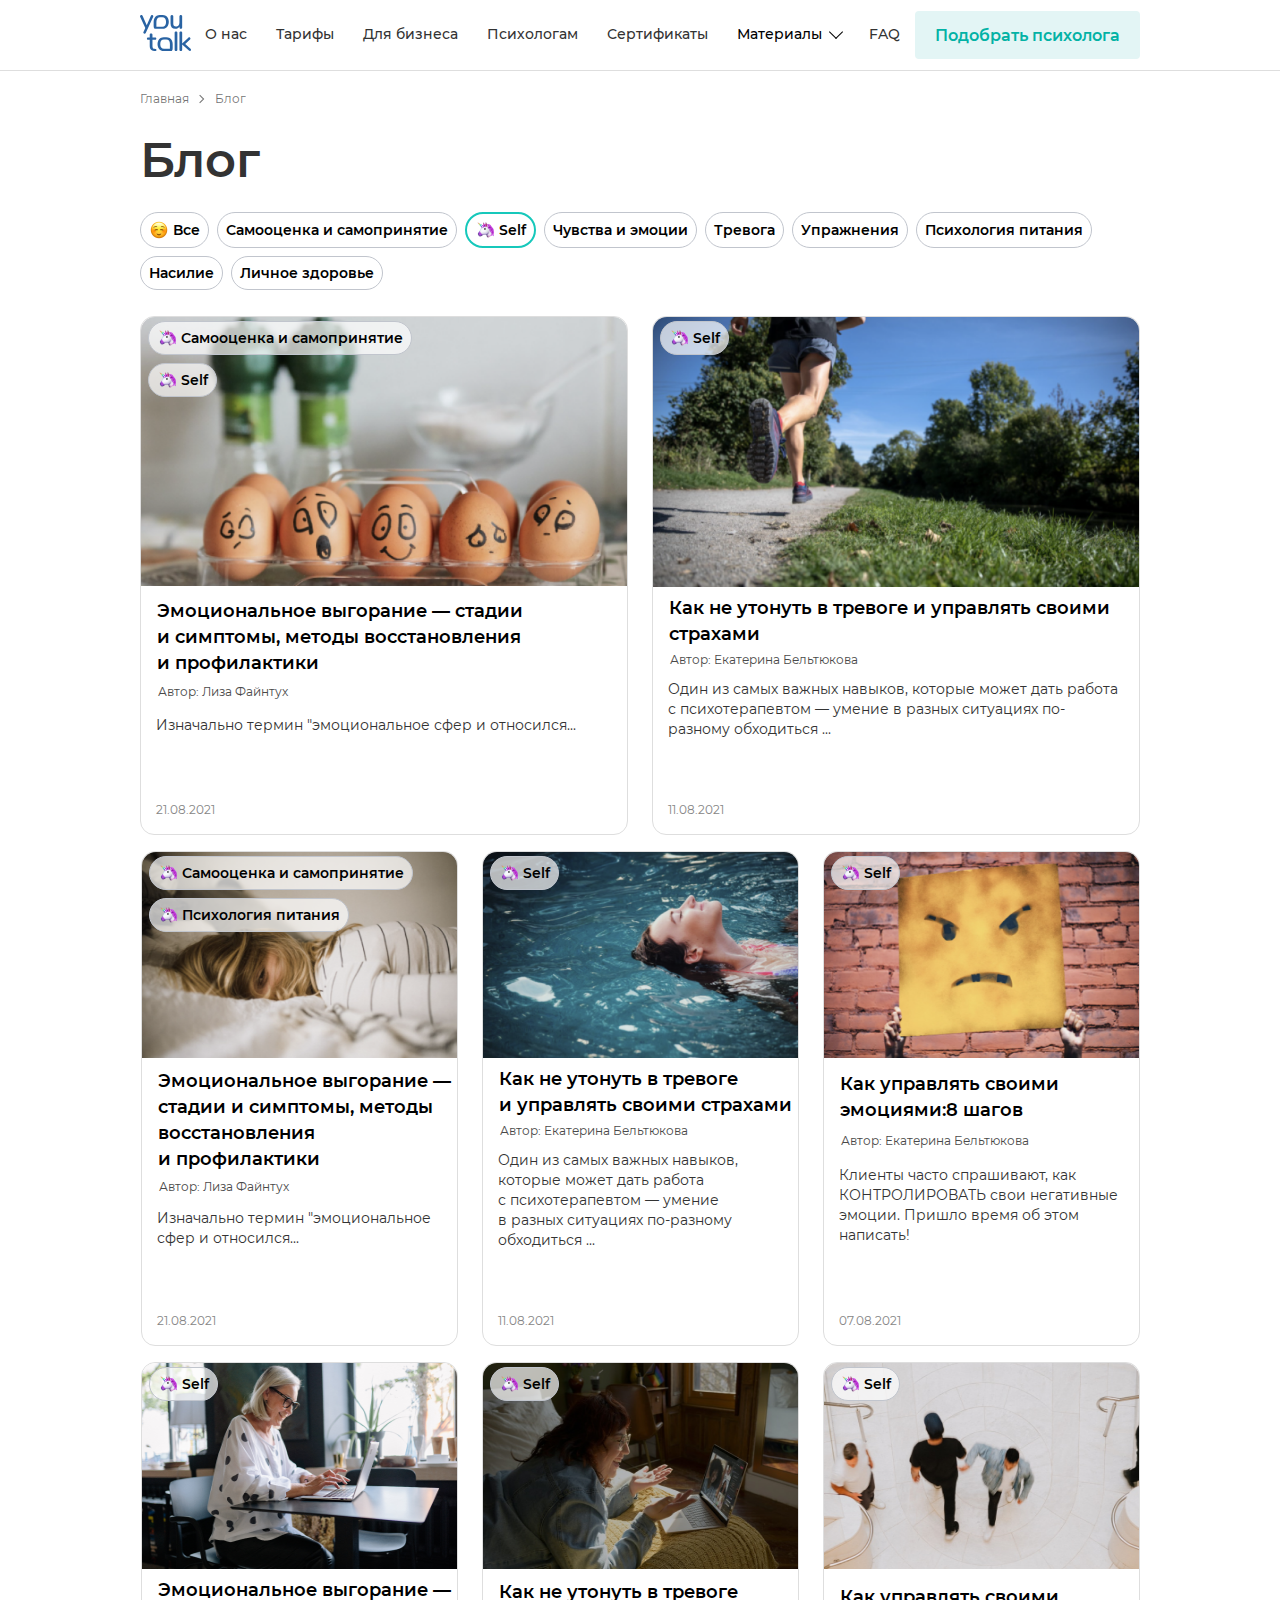
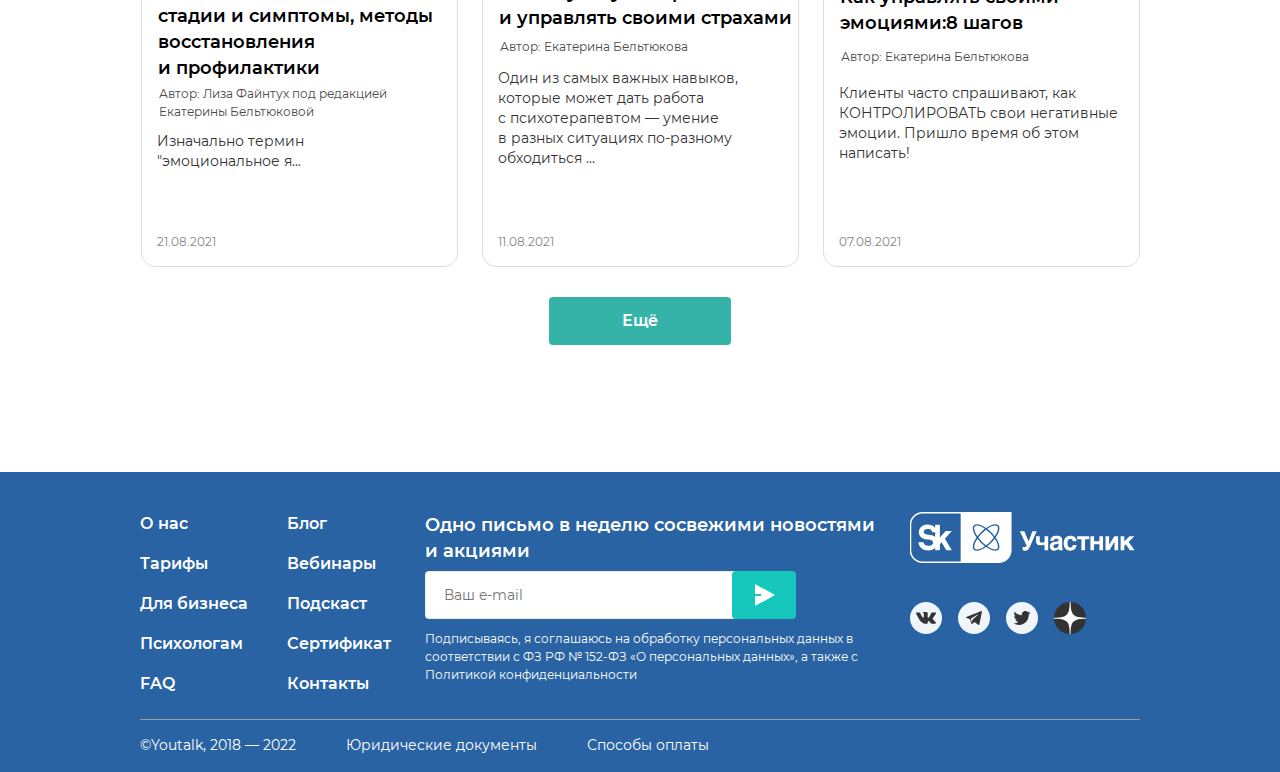
<file: index.html>
<!DOCTYPE html>
<html lang="ru">
<head>
    <meta charset="UTF-8">
    <meta name="viewport" content="width=device-width, initial-scale=1.0">
    <link rel="stylesheet" href="style/style.css">
    <title>Блог</title>
</head>
<body id="page_one">
    <header>
        <div class="container"> 
            <nav class="navigation">
                <div class="navigation__logo">
                    <img src="img/logo/logo.svg" alt="Логотип">
                </div>
                <ul class="navigation__links">
                    <li><a href="#" title="Перейти по ссылке">О&nbsp;нас</a></li>
                    <li><a href="#" title="Перейти по ссылке">Тарифы</a></li>
                    <li><a href="#" title="Перейти по ссылке">Для бизнеса</a></li>
                    <li><a href="#" title="Перейти по ссылке">Психологам</a></li>
                    <li><a href="#" title="Перейти по ссылке">Сертификаты</a></li>
                    <li>
                        <p class="materials">Материалы <span id="select"></span></p>
                    </li>
                    <li><a href="#">FAQ</a></li>
                </ul>
                <button class="navigation__button">Подобрать психолога</button>
                <div class="navigation__burger">
                    <span></span>
                </div>
            </nav>
        </div>
        <div class="navigation__line"></div>
        <div class="container">
            <div class="history">
                <a href="#">Главная</a><span></span><a href="#">Блог</a>
            </div>
        </div>
    </header> 
    <article class="blog">
        <div class="container">   
            <h1>Блог</h1>
            <section class="blog__menu">
                <button class="blog__item-menu"><img src="img/smail.svg" alt="unicorn">Все</button>
                <button class="blog__item-menu">Самооценка и&nbsp;самопринятие</button>
                <button class="blog__item-menu blog__item-menu_self"><img src="img/unicorn.svg" alt="unicorn">Self</button>
                <button class="blog__item-menu">Чувства и&nbsp;эмоции</button>
                <button class="blog__item-menu">Тревога</button>
                <button class="blog__item-menu">Упражнения</button>
                <button class="blog__item-menu">Психология питания</button>
                <button class="blog__item-menu">Насилие</button>
                <button class="blog__item-menu">Личное здоровье</button>
            </section>
            <section class="blog__cards">
                <div class="blog__topic">
                    <img src="img/imgBlog/blog1.png" alt="Картинка">
                    <a href="pages/blogPage.html" title="Перейти к теме">Эмоциональное выгорание&nbsp;&mdash; стадии и&nbsp;симптомы, методы восстановления и&nbsp;профилактики</a>
                    <p class="blog__topic_author">Автор: Лиза Файнтух</p>
                    <p class="blog__topic_text">Изначально термин &quot;эмоциональное сфер и&nbsp;относился...</p>
                    <p class="blog__topic_date">21.08.2021</p>
                    <div class="blog__container">
                        <button class="blog__item-menu blog__item-menu_button"><img src="img/unicorn.svg" alt="unicorn">Самооценка и самопринятие</button>
                        <button class="blog__item-menu blog__item-menu_button"><img src="img/unicorn.svg" alt="unicorn">Self</button>
                    </div>
                </div>
                <div class="blog__topic">
                    <img src="img/imgBlog/blog2.png" alt="Картинка">
                    <a href="pages/blogPage.html" title="Перейти к теме">Как не&nbsp;утонуть в&nbsp;тревоге и&nbsp;управлять своими страхами</a>
                    <p class="blog__topic_author">Автор: Екатерина Бельтюкова</p>
                    <p class="blog__topic_text">Один из&nbsp;самых важных навыков, которые может дать работа с&nbsp;психотерапевтом&nbsp;&mdash; умение в&nbsp;разных ситуациях по-разному обходиться ...</p>
                    <p class="blog__topic_date">11.08.2021</p>
                    <div class="blog__container">
                        <button class="blog__item-menu blog__item-menu_button"><img src="img/unicorn.svg" alt="unicorn">Self</button>       
                    </div>
                </div>
                <div class="blog__topic">
                    <img src="img/imgBlog/blog3.png" alt="Картинка">
                    <a href="pages/blogPage.html" title="Перейти к теме">Эмоциональное выгорание&nbsp;&mdash; стадии и&nbsp;симптомы, методы восстановления и&nbsp;профилактики</a>
                    <p class="blog__topic_author">Автор: Лиза Файнтух</p>
                    <p class="blog__topic_text">Изначально термин &quot;эмоциональное сфер и&nbsp;относился...</p>
                    <p class="blog__topic_date">21.08.2021</p>
                    <div class="blog__container">
                        <button class="blog__item-menu blog__item-menu_button"><img src="img/unicorn.svg" alt="unicorn">Самооценка и самопринятие</button>       
                        <button class="blog__item-menu blog__item-menu_button"><img src="img/unicorn.svg" alt="unicorn">Психология питания</button>
                    </div>
                </div>
                <div class="blog__topic">
                    <img src="img/imgBlog/blog4.png" alt="Картинка">
                    <a href="pages/blogPage.html" title="Перейти к теме">Как не&nbsp;утонуть в&nbsp;тревоге и&nbsp;управлять своими страхами</a>
                    <p class="blog__topic_author">Автор: Екатерина Бельтюкова</p>
                    <p class="blog__topic_text">Один из&nbsp;самых важных навыков, которые может дать работа с&nbsp;психотерапевтом&nbsp;&mdash; умение в&nbsp;разных ситуациях по-разному обходиться ...</p>
                    <p class="blog__topic_date">11.08.2021</p>
                    <div class="blog__container">
                        <button class="blog__item-menu blog__item-menu_button"><img src="img/unicorn.svg" alt="unicorn">Self</button>       
                    </div>
                </div>
                <div class="blog__topic">
                    <img src="img/imgBlog/blog5.png" alt="Картинка">
                    <a href="pages/blogPage.html" title="Перейти к теме">Как управлять своими эмоциями:8 шагов</a>
                    <p class="blog__topic_author">Автор: Екатерина Бельтюкова</p>
                    <p class="blog__topic_text">Клиенты часто спрашивают, как КОНТРОЛИРОВАТЬ свои негативные эмоции. Пришло время об&nbsp;этом написать!</p>
                    <p class="blog__topic_date">07.08.2021</p>
                    <div class="blog__container">
                        <button class="blog__item-menu blog__item-menu_button"><img src="img/unicorn.svg" alt="unicorn">Self</button>       
                    </div>
                </div>
                <div class="blog__topic">
                    <img src="img/imgBlog/blog6.png" alt="Картинка">
                    <a href="pages/blogPage.html" title="Перейти к теме">Эмоциональное выгорание&nbsp;&mdash; стадии и&nbsp;симптомы, методы восстановления и&nbsp;профилактики</a>
                    <p class="blog__topic_author">Автор: Лиза Файнтух под редакцией Екатерины Бельтюковой</p>
                    <p class="blog__topic_text">Изначально термин &quot;эмоциональное&nbsp;я...</p>
                    <p class="blog__topic_date">21.08.2021</p>
                    <div class="blog__container">
                        <button class="blog__item-menu blog__item-menu_button"><img src="img/unicorn.svg" alt="unicorn">Self</button>       
                    </div>
                </div>
                <div class="blog__topic">
                    <img src="img/imgBlog/blog7.png" alt="Картинка">
                    <a href="pages/blogPage.html" title="Перейти к теме">Как не&nbsp;утонуть в&nbsp;тревоге и&nbsp;управлять своими страхами</a>
                    <p class="blog__topic_author">Автор: Екатерина Бельтюкова</p>
                    <p class="blog__topic_text">Один из&nbsp;самых важных навыков, которые может дать работа с&nbsp;психотерапевтом&nbsp;&mdash; умение в&nbsp;разных ситуациях по-разному обходиться ...</p>
                    <p class="blog__topic_date">11.08.2021</p>
                    <div class="blog__container">
                        <button class="blog__item-menu blog__item-menu_button"><img src="img/unicorn.svg" alt="unicorn">Self</button>       
                    </div>
                </div>
                <div class="blog__topic">
                    <img src="img/imgBlog/blog8.png" alt="Картинка">
                    <a href="pages/blogPage.html" title="Перейти к теме">Как управлять своими эмоциями:8 шагов</a>
                    <p class="blog__topic_author">Автор: Екатерина Бельтюкова</p>
                    <p class="blog__topic_text">Клиенты часто спрашивают, как КОНТРОЛИРОВАТЬ свои негативные эмоции. Пришло время об&nbsp;этом написать!</p>
                    <p class="blog__topic_date">07.08.2021</p>
                    <div class="blog__container">
                        <button class="blog__item-menu blog__item-menu_button"><img src="img/unicorn.svg" alt="unicorn">Self</button>       
                    </div>
                </div>
                <div class="blog__container_button">
                    <button class="blog__button">Ещё</button>
                </div>
            </section>
        </div>    
    </article>
    <footer>
        <div class="container container__footer">
            <ul>
                <li><a href="#" title="Перейти по ссылке">О&nbsp;нас</a></li>
                <li><a href="#" title="Перейти по ссылке">Блог</a></li>
                <li><a href="#" title="Перейти по ссылке">Тарифы</a></li>
                <li><a href="#" title="Перейти по ссылке">Вебинары</a></li>
                <li><a href="#" title="Перейти по ссылке">Для бизнеса</a></li>
                <li><a href="#" title="Перейти по ссылке">Подскаст</a></li>
                <li><a href="#" title="Перейти по ссылке">Психологам</a></li>
                <li><a href="#" title="Перейти по ссылке">Сертификат</a></li>
                <li><a href="#" title="Перейти по ссылке">FAQ</a></li>
                <li><a href="#" title="Перейти по ссылке">Контакты</a></li>
            </ul>
            <div class="footer__container_form">
                <p class="footer__text">Одно письмо в неделю сосвежими новостями и акциями</p>
                <form class="footer__container__email">
                    <input type="email" name="email" placeholder="Ваш e-mail">
                    <button class="footer__button_email"></button>
                </form>
                <p class="footer__text_agreement">Подписываясь, я соглашаюсь на обработку персональных данных в соответствии 
                    с ФЗ РФ № 152-ФЗ «О персональных данных», а также с Политикой конфиденциальности
                </p>
            </div>
            <div class="footer__container_social">
                    <img class="footer__logo_skillfactory" src="img/logo/skillfLogo.svg" alt="skillfactory">
                <div class="footer__social">
                    <a href="#">
                        <img src="img/socoalLogo/vk.svg" alt="vk">
                    </a>
                    <a href="#">
                        <img src="img/socoalLogo/tg.svg" alt="tg">
                    </a>
                    <a href="#">
                        <img src="img/socoalLogo/tw.svg" alt="tw">
                    </a>
                    <a href="#">
                        <img src="img/socoalLogo/yz.svg" alt="yz">
                    </a>
                </div>
            </div>
            <div class="footer__container_links">
                <p class="footer__text_youtalk">&copy;Youtalk, 2018&nbsp;&mdash; 2022</p>
                <a class="footer__link" href="#" title="Перейти по сслыке" target="_blank">Юридические документы</a>
                <a class="footer__link" href="#" title="Перейти по сслыке" target="_blank">Способы оплаты</a>
            </div>
        </div>
    </footer>
</body>
</html>
</file>
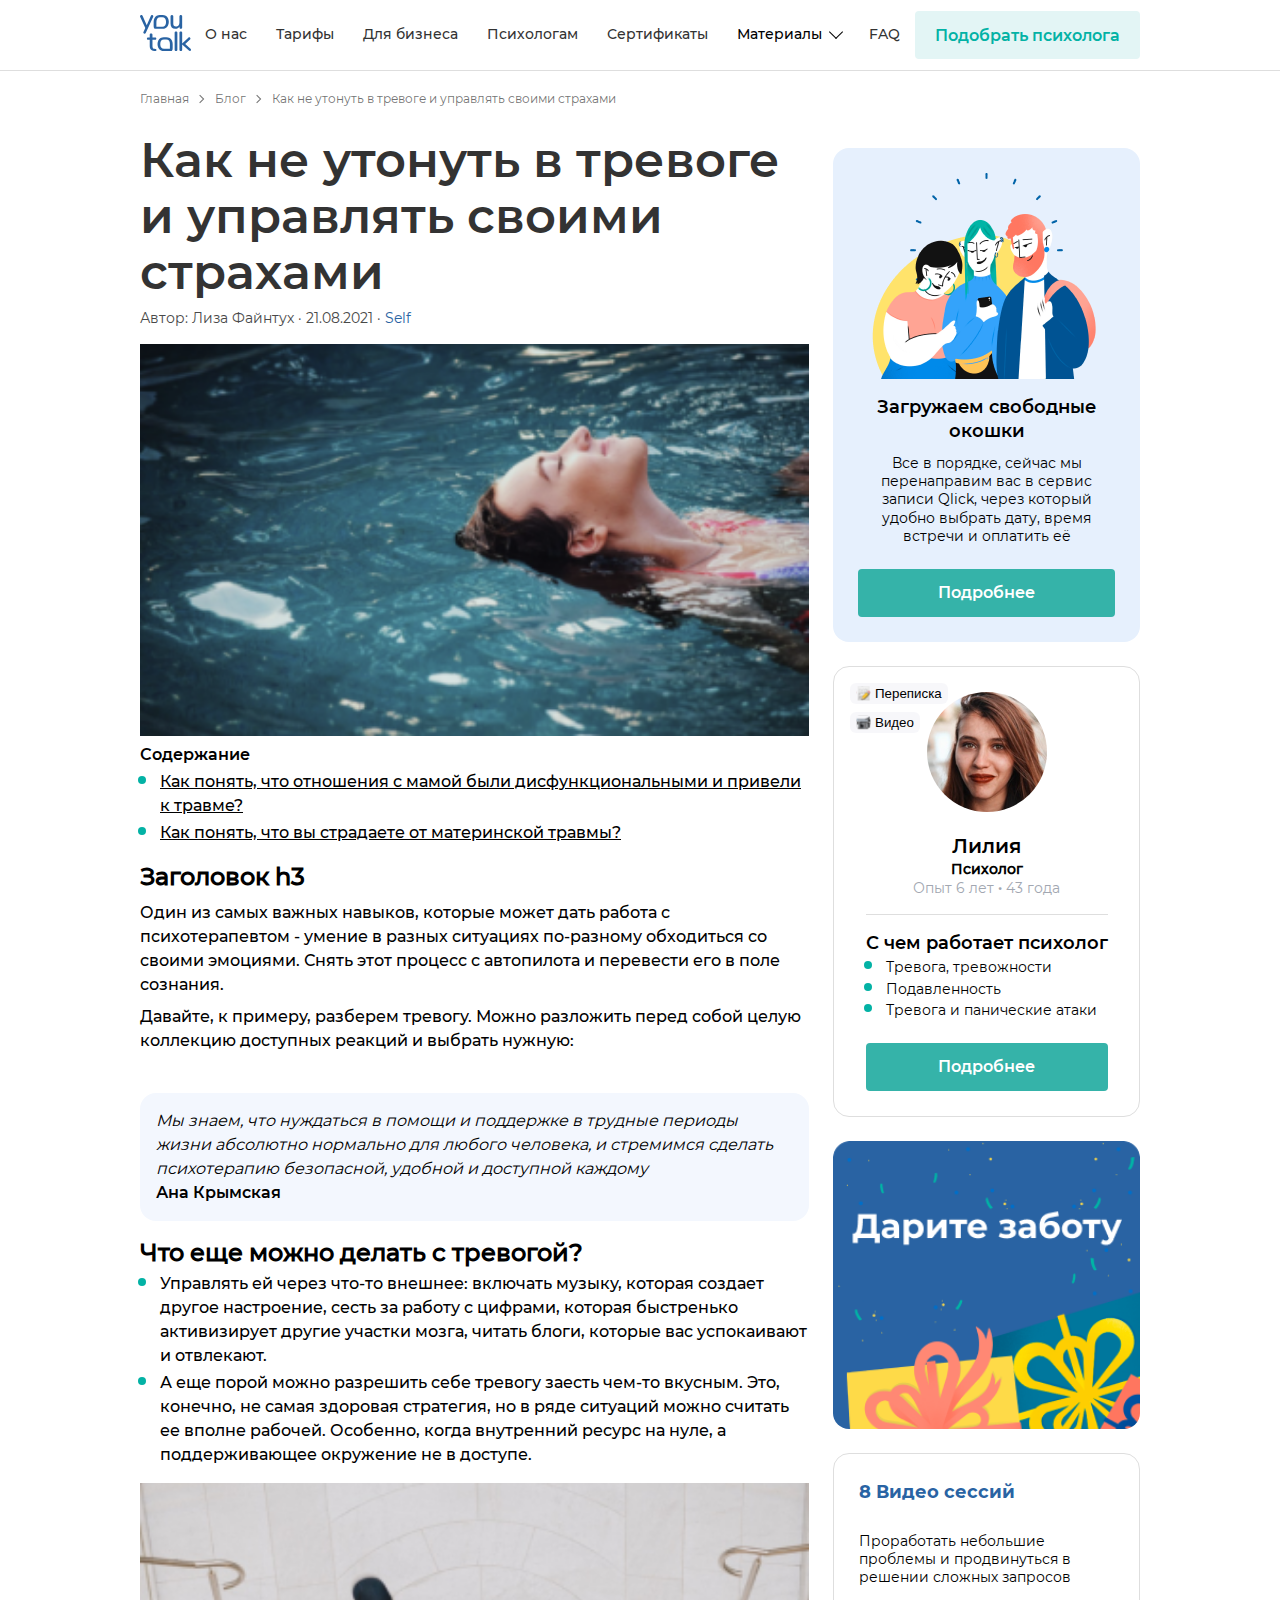
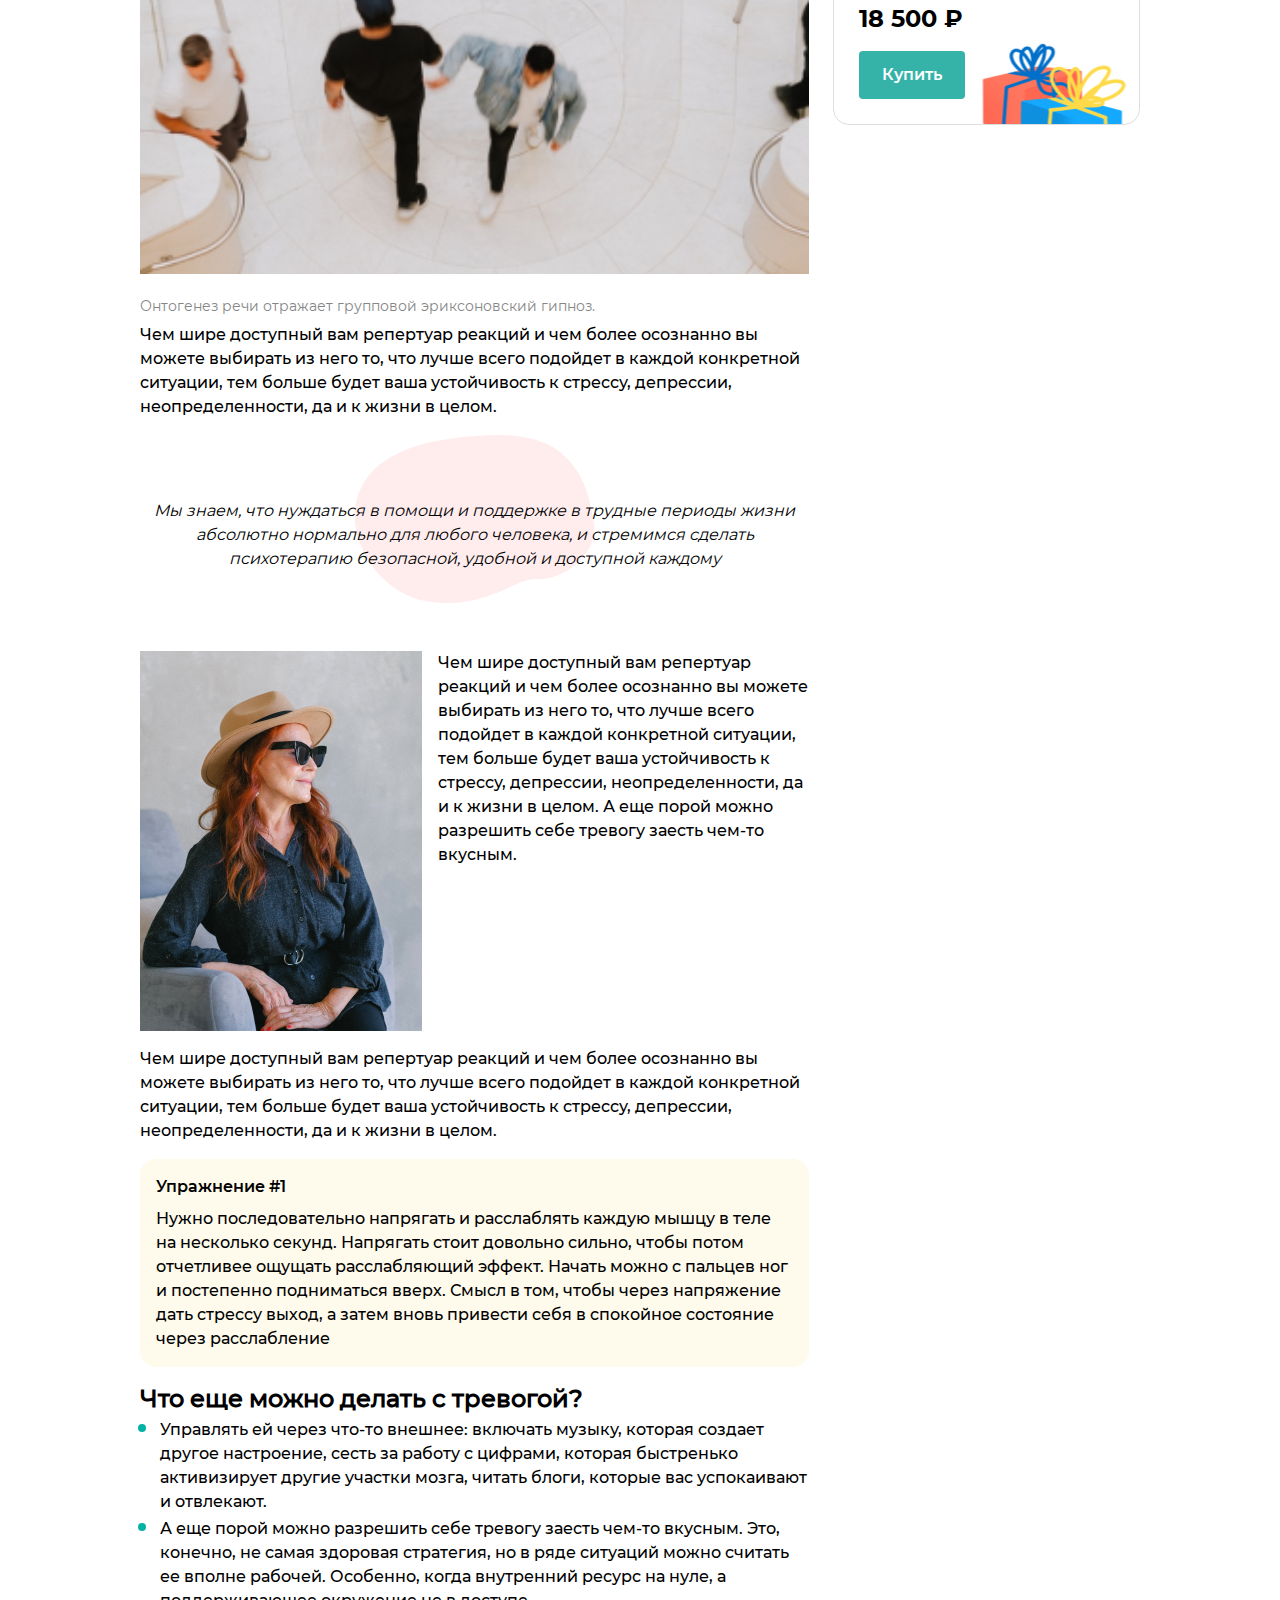
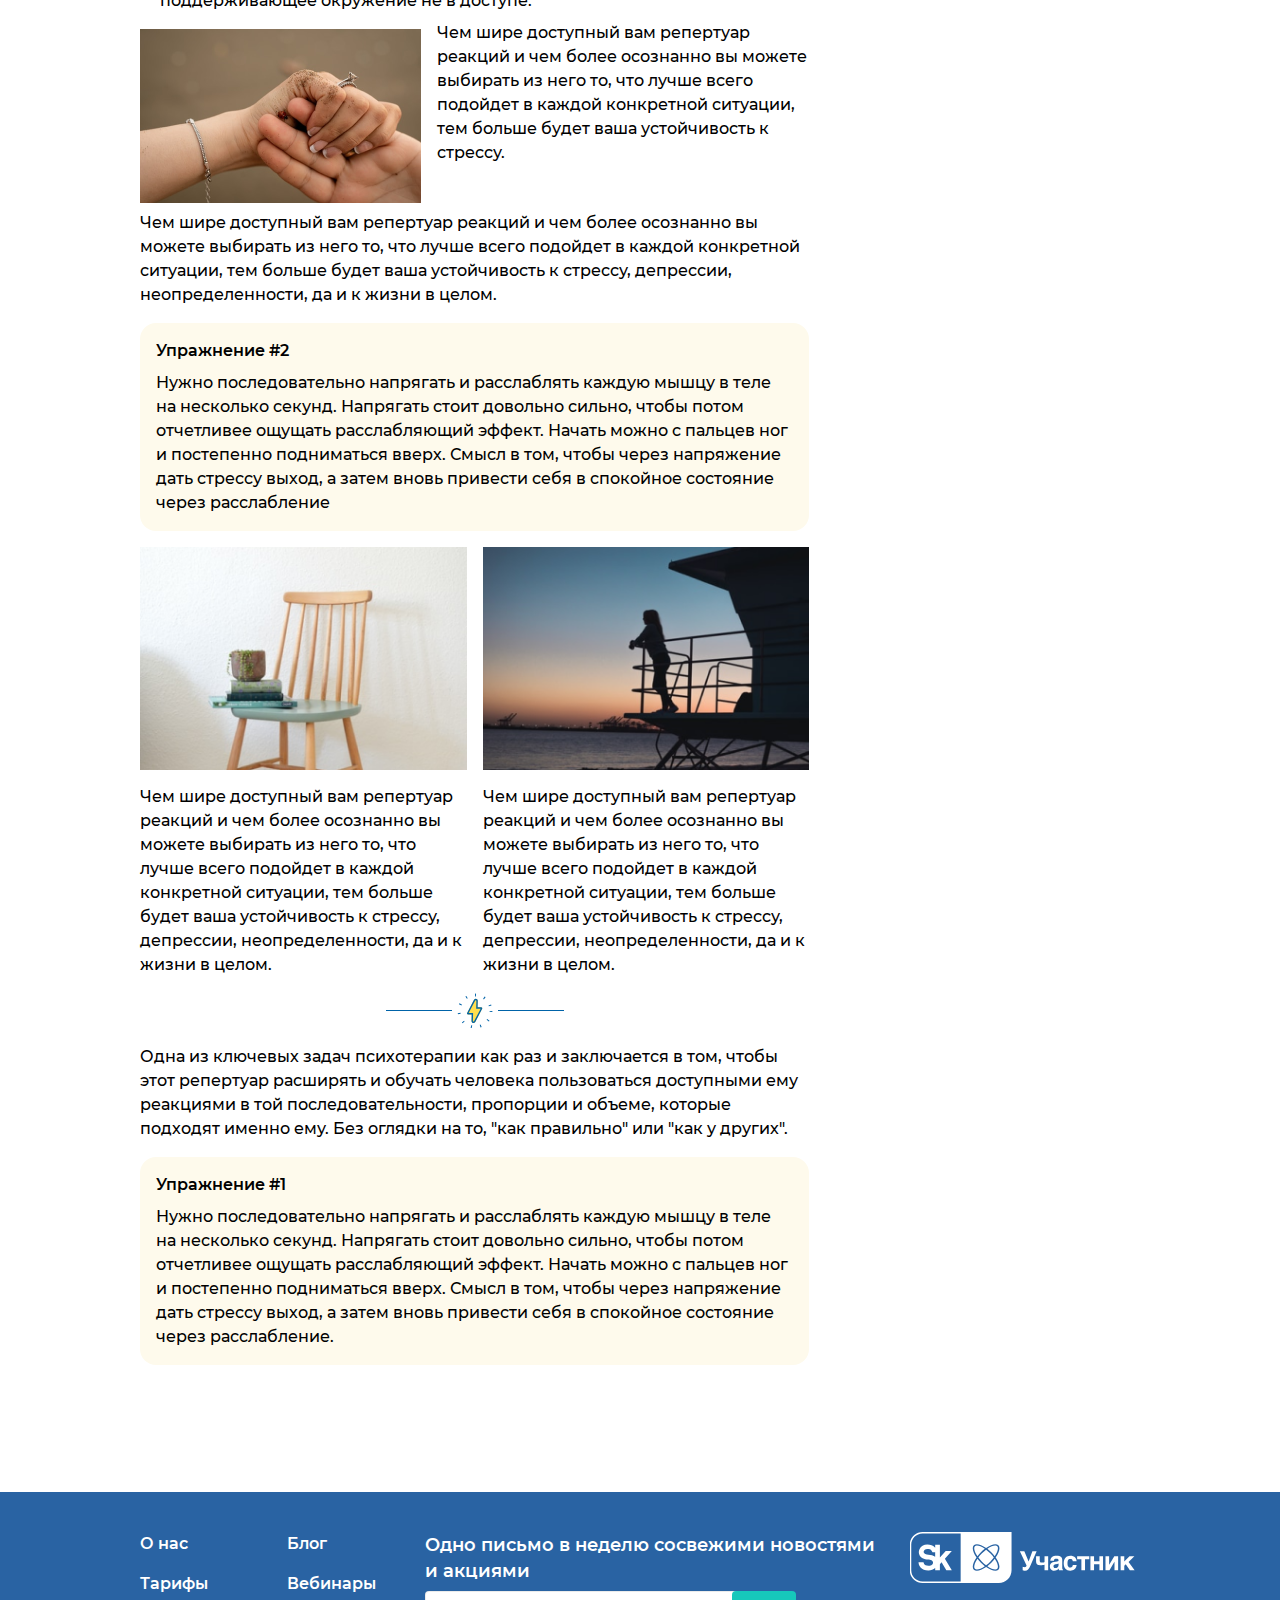
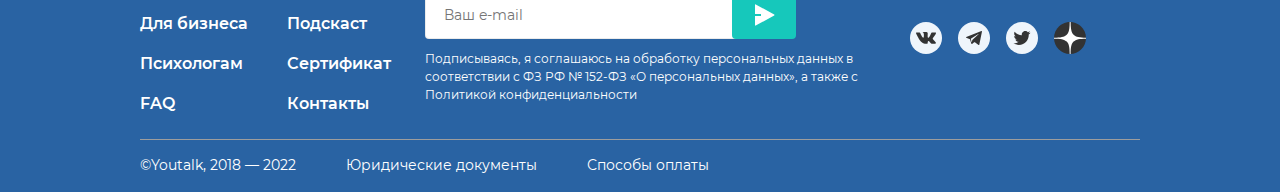
<file: pages/blogPage.html>
<!DOCTYPE html>
<html lang="en">
<head>
    <meta charset="UTF-8">
    <meta name="viewport" content="width=device-width, initial-scale=1.0">
    <link rel="stylesheet" href="../style/style.css">
    <title>Как не утонуть в тревоге и управлять своими страхами</title>
</head>
<body>
    <header>
        <div class="container"> 
            <nav class="navigation">
                <div class="navigation__logo">
                    <img src="../img/logo/logo.svg" alt="Логотип">
                </div>
                <ul class="navigation__links">
                    <li><a href="#" title="Перейти по ссылке">О&nbsp;нас</a></li>
                    <li><a href="#" title="Перейти по ссылке">Тарифы</a></li>
                    <li><a href="#" title="Перейти по ссылке">Для бизнеса</a></li>
                    <li><a href="#" title="Перейти по ссылке">Психологам</a></li>
                    <li><a href="#" title="Перейти по ссылке">Сертификаты</a></li>
                    <li>
                        <p class="materials">Материалы <span id="select"></span></p>
                    </li>
                    <li><a href="#">FAQ</a></li>
                </ul>
                <button class="navigation__button">Подобрать психолога</button>
                <div class="navigation__burger">
                    <span></span>
                </div>
            </nav>
        </div>
        <div class="navigation__line"></div>
        <div class="container">
            <div class="history">
                <a href="#">Главная</a>
                <span></span>
                <a href="../index.html">Блог</a>
                <span></span><a href="blogPage.html">Как не утонуть в тревоге и управлять своими страхами</a>
            </div>
        </div>
    </header> 
    <article class="blog blog__page">
        <div class="container container__main">
            <section class="blog__main-section">
                <h1>Как не утонуть в тревоге и управлять своими страхами</h1>
                <p class="blog__text_author">Автор: Лиза Файнтух · 21.08.2021 · <a class="blog__link" href="#">Self</a></p>
                <img class="blog__img" src="../img/imgBlog/blog4.png" alt="Картинка блога">
                <p class="blog__content">Содержание</p>
                <ul class="blog__bulleted-list">
                    <li class="blog__bulleted-marker">
                        <a class="blog__bulleted-link" href="#">Как понять, что отношения с мамой были дисфункциональными и привели к травме?</a>
                    </li>
                    <li class="blog__bulleted-marker blog__bulleted-marker_hide">
                        <a class="blog__bulleted-link" href="#">Здесь может быть ваш текст</a>
                        <ul class="blog__bulleted-list_second-level">
                            <li class="blog__bulleted-marker blog__bulleted-marker_hide">
                                <a class="blog__bulleted-link" href="#">Под под заголовок под заголовком</a>
                            </li>
                            <li class="blog__bulleted-marker blog__bulleted-marker_hide">
                                <a class="blog__bulleted-link" href="#">Под под заголовок под заголовком</a>                   
                            </li>
                            <li class="blog__bulleted-marker blog__bulleted-marker_hide">
                                <a class="blog__bulleted-link" href="#">Под под заголовок под заголовком</a>
                            </li>
                        </ul>
                    </li>
                    <li class="blog__bulleted-marker blog__bulleted-marker_hide">
                        <a class="blog__bulleted-link" href="#">Ну вот опять заголовок который как «привет мама»</a>
                    </li>
                    <li class="blog__bulleted-marker">
                        <a class="blog__bulleted-link" href="#">Как понять, что вы страдаете от материнской травмы?</a>
                    </li>
                </ul>
                <section class="blog__wrapper">
                    <h3 class="blog__title">Заголовок h3</h3>
                    <p class="blog__text">Один из самых важных навыков, которые может дать работа с психотерапевтом - 
                        умение в разных ситуациях по-разному обходиться со своими эмоциями. 
                        Снять этот процесс с автопилота и перевести его в поле сознания.
                    </p>
                    <p class="blog__text">Давайте, к примеру, разберем тревогу. Можно разложить перед собой целую коллекцию доступных реакций и выбрать нужную:</p>   
                    <div class="blog__text_container-quote">
                        <p class="blog__text_quote">Мы знаем, что нуждаться в помощи и поддержке в трудные периоды жизни абсолютно нормально для любого человека,
                            и стремимся сделать психотерапию безопасной, удобной и доступной каждому</p>
                        <cite class="blog__author">Ана Крымская</cite>
                    </div>  
                </section>
                <section class="blog__wrapper">
                    <h3 class="blog__title">Что еще можно делать с тревогой?</h3>
                    <ul class="blog__bulleted-list">
                        <li class="blog__bulleted-marker blog__bulleted-marker_without-underscores">Управлять ей через что-то внешнее: включать музыку, которая создает другое настроение, сесть за работу с цифрами,
                                которая быстренько активизирует другие участки мозга, читать блоги, которые вас успокаивают и отвлекают.
                        </li>
                        <li class="blog__bulleted-marker blog__bulleted-marker_without-underscores">А еще порой можно разрешить себе тревогу заесть чем-то вкусным. Это, конечно, не самая здоровая стратегия, но в ряде ситуаций можно считать ее вполне рабочей.
                                Особенно, когда внутренний ресурс на нуле, а поддерживающее окружение не в доступе.
                        </li>
                    </ul>
                    <img class="blog__img" src="../img/imgBlog/blog8.png" alt="Изображение">
                    <p class="blog__text-img">Онтогенез речи отражает групповой эриксоновский гипноз.</p>
                    <p class="blog__text">Чем шире доступный вам репертуар реакций и чем более осознанно вы можете выбирать из него то, что лучше всего подойдет в каждой конкретной ситуации,
                            тем больше будет ваша устойчивость к стрессу, депрессии, неопределенности, да и к жизни в целом.
                    </p>
                    <div class="blog__container_quote">
                        <p class="blog__text_quote blog__text_alignment">Мы знаем, что нуждаться в помощи и поддержке в трудные периоды жизни абсолютно нормально для любого человека,
                                и стремимся сделать психотерапию безопасной, удобной и доступной каждому
                        </p>
                    </div>
                    <div class="blog__wrapper_content">
                        <img class="blog__img" src="../img/imgBlog/femali.png" alt="Изображение">
                        <p class="blog__text blog__text_margin">Чем шире доступный вам репертуар реакций и чем более осознанно вы можете выбирать из него то, 
                            что лучше всего подойдет в каждой конкретной ситуации, тем больше будет ваша устойчивость к стрессу, депрессии, неопределенности, да и к жизни в целом.
                            А еще порой можно разрешить себе тревогу заесть чем-то вкусным. 
                        </p>
                    </div>
                    <p class="blog__text blog__text_margin">Чем шире доступный вам репертуар реакций и чем более осознанно вы можете выбирать из него то, что лучше всего подойдет в каждой конкретной ситуации, 
                        тем больше будет ваша устойчивость к стрессу, депрессии, неопределенности, да и к жизни в целом.
                    </p>
                    <div class="blog__exercise">
                        <p class="blog__exercise_name">Упражнение #1</p>
                        <p class="blog__exercise_text">Нужно последовательно напрягать и расслаблять каждую мышцу в теле на несколько секунд. Напрягать стоит довольно сильно, чтобы потом отчетливее ощущать расслабляющий эффект.
                                Начать можно с пальцев ног и постепенно подниматься вверх. Смысл в том, чтобы через напряжение дать стрессу выход, а затем вновь привести себя в спокойное состояние через расслабление
                        </p>
                    </div>
                </section>
                <section class="blog__wrapper">
                    <h3 class="blog__title">Что еще можно делать с тревогой?</h3>
                    <ul class="blog__bulleted-list">
                        <li class="blog__bulleted-marker blog__bulleted-marker_without-underscores">Управлять ей через что-то внешнее: включать музыку, которая создает другое настроение, сесть за работу с цифрами,
                                которая быстренько активизирует другие участки мозга, читать блоги, которые вас успокаивают и отвлекают.
                        </li>
                        <li class="blog__bulleted-marker blog__bulleted-marker_without-underscores">А еще порой можно разрешить себе тревогу заесть чем-то вкусным. Это, конечно, не самая здоровая стратегия, но в ряде ситуаций можно считать ее вполне рабочей.
                                Особенно, когда внутренний ресурс на нуле, а поддерживающее окружение не в доступе.
                        </li>
                    </ul>
                    <div class="blog__wrapper_content">
                        <img class="blog__img" src="../img/imgBlog/palms.png" alt="Изображение">
                        <p class="blog__text">Чем шире доступный вам репертуар реакций и чем более осознанно вы можете выбирать из него то,
                                что лучше всего подойдет в каждой конкретной ситуации, тем больше будет ваша устойчивость к стрессу.
                        </p>
                    </div>
                    <p class="blog__text">Чем шире доступный вам репертуар реакций и чем более осознанно вы можете выбирать из него то, что лучше всего подойдет в каждой конкретной ситуации,
                            тем больше будет ваша устойчивость к стрессу, депрессии, неопределенности, да и к жизни в целом.
                    </p>
                    <div class="blog__exercise">
                        <p class="blog__exercise_name">Упражнение #2</p>
                        <p class="blog__exercise_text">Нужно последовательно напрягать и расслаблять каждую мышцу в теле на несколько секунд.
                                Напрягать стоит довольно сильно, чтобы потом отчетливее ощущать расслабляющий эффект. Начать можно с пальцев ног и постепенно подниматься вверх.
                                Смысл в том, чтобы через напряжение дать стрессу выход, а затем вновь привести себя в спокойное состояние через расслабление
                        </p>
                    </div>
                    <div class="blog__container_advice">
                        <div class="blog__wrapper_block">
                            <img class="blog__img" src="../img/imgBlog/chair.png" alt="Изображение">
                            <p class="blog__text">Чем шире доступный вам репертуар реакций и чем более осознанно вы можете выбирать из него то,
                                что лучше всего подойдет в каждой конкретной ситуации, тем больше будет ваша устойчивость к стрессу, депрессии, неопределенности, да и к жизни в целом.
                            </p>
                        </div>
                        <div class="blog__wrapper_block">
                            <img class="blog__img" src="../img/imgBlog/sunset.png" alt="Изображение">
                            <p class="blog__text">Чем шире доступный вам репертуар реакций и чем более осознанно вы можете выбирать из него то,
                                что лучше всего подойдет в каждой конкретной ситуации, тем больше будет ваша устойчивость к стрессу, депрессии, неопределенности, да и к жизни в целом.
                            </p>
                        </div>
                    </div>
                    <svg xmlns="http://www.w3.org/2000/svg" width="178" height="36" viewBox="0 0 178 36" fill="none">
                        <line x1="112" y1="17.5" x2="178" y2="17.5" stroke="#0063A8"/>
                        <line y1="17.5" x2="66" y2="17.5" stroke="#0063A8"/>
                        <circle cx="89" cy="18" r="16" stroke="#0063A8" stroke-width="2.76396" stroke-dasharray="0.98 8.39"/>
                        <mask id="path-4-inside-1_4492_585" fill="white">
                        <path fill-rule="evenodd" clip-rule="evenodd" d="M88.0139 6.81229L81.1081 19.9671C80.7586 20.633 81.2415 21.4319 81.9935 21.4319H85.6765L85.4965 27.9451C85.438 30.0632 88.2817 30.8061 89.2666 28.9299L96.1724 15.7751C96.5219 15.1092 96.039 14.3103 95.287 14.3103H91.604L91.784 7.79715C91.8425 5.67898 88.9988 4.93612 88.0139 6.81229Z"/>
                        </mask>
                        <path fill-rule="evenodd" clip-rule="evenodd" d="M88.0139 6.81229L81.1081 19.9671C80.7586 20.633 81.2415 21.4319 81.9935 21.4319H85.6765L85.4965 27.9451C85.438 30.0632 88.2817 30.8061 89.2666 28.9299L96.1724 15.7751C96.5219 15.1092 96.039 14.3103 95.287 14.3103H91.604L91.784 7.79715C91.8425 5.67898 88.9988 4.93612 88.0139 6.81229Z" fill="#FFDF4E"/>
                        <path d="M81.1081 19.9671L82.337 20.6122L81.1081 19.9671ZM88.0139 6.81229L89.2427 7.45738V7.45738L88.0139 6.81229ZM85.6765 21.4319L87.0638 21.4702L87.1032 20.044H85.6765V21.4319ZM85.4965 27.9451L84.1092 27.9067L85.4965 27.9451ZM89.2666 28.9299L88.0378 28.2848L89.2666 28.9299ZM96.1724 15.7751L97.4012 16.4202L96.1724 15.7751ZM91.604 14.3103L90.2167 14.272L90.1773 15.6982H91.604V14.3103ZM91.784 7.79715L93.1713 7.83548L91.784 7.79715ZM82.337 20.6122L89.2427 7.45738L86.7851 6.1672L79.8793 19.322L82.337 20.6122ZM81.9935 20.044C82.2852 20.044 82.4725 20.3539 82.337 20.6122L79.8793 19.322C79.0446 20.912 80.1978 22.8198 81.9935 22.8198V20.044ZM85.6765 20.044H81.9935V22.8198H85.6765V20.044ZM86.8839 27.9834L87.0638 21.4702L84.2892 21.3936L84.1092 27.9067L86.8839 27.9834ZM88.0378 28.2848C87.7363 28.8591 86.8659 28.6317 86.8839 27.9834L84.1092 27.9067C84.0101 31.4947 88.827 32.7531 90.4954 29.575L88.0378 28.2848ZM94.9435 15.13L88.0378 28.2848L90.4954 29.575L97.4012 16.4202L94.9435 15.13ZM95.287 15.6982C94.9953 15.6982 94.808 15.3883 94.9435 15.13L97.4012 16.4202C98.2359 14.8302 97.0827 12.9225 95.287 12.9225V15.6982ZM91.604 15.6982H95.287V12.9225H91.604V15.6982ZM90.3966 7.75882L90.2167 14.272L92.9913 14.3486L93.1713 7.83548L90.3966 7.75882ZM89.2427 7.45738C89.5442 6.88315 90.4146 7.11049 90.3966 7.75882L93.1713 7.83548C93.2704 4.24747 88.4535 2.9891 86.7851 6.1672L89.2427 7.45738Z" fill="#0063A8" mask="url(#path-4-inside-1_4492_585)"/>
                    </svg>
                    <p class="blog__text">Одна из ключевых задач психотерапии как раз и заключается в том, чтобы этот репертуар расширять и обучать человека пользоваться доступными ему реакциями в той последовательности,
                            пропорции и объеме, которые подходят именно ему. Без оглядки на то, "как правильно" или "как у других".
                    </p>
                    <div class="blog__exercise">
                        <p class="blog__exercise_name">Упражнение #1</p>
                        <p class="blog__exercise_text">Нужно последовательно напрягать и расслаблять каждую мышцу в теле на несколько секунд.
                                Напрягать стоит довольно сильно, чтобы потом отчетливее ощущать расслабляющий эффект. Начать можно с пальцев ног и постепенно подниматься вверх.
                                Смысл в том, чтобы через напряжение дать стрессу выход, а затем вновь привести себя в спокойное состояние через расслабление.
                        </p>
                    </div>
                    <div class="blog__menu blog__menu_pages">
                        <a class="blof__menu_topic" href="#">Self</a><span>·</span>
                        <a class="blof__menu_topic" href="#">Самооценка и самопринятие</a><span>·</span>
                        <a class="blof__menu_topic" href="#">Самооценка и самопринятие</a><span>·</span>
                        <a class="blof__menu_topic" href="#">Упражнения</a>
                        <a class="blof__menu_topic" href="#">Чувства и эмоции</a><span>·</span>
                        <a class="blof__menu_topic" href="#">Самооценка и самопринятие</a><span>·</span>
                        <a class="blof__menu_topic" href="#">Тревога</a>
                    </div>
                </section>
            </section>
            <section class="card">
                <div class="card__item">
                    <img class="card__img" src="../img/imgBlog/Image.png" alt="Изображение">
                    <p class="card__title">Загружаем свободные окошки</p>
                    <p class="card__text">Все в порядке, сейчас мы перенаправим вас в сервис записи Qlick, через который удобно выбрать дату,  время встречи и оплатить её</p>
                    <button class="card__button blog__button blog__button_width">Подробнее</button>
                </div>
                <div class="card__item card__item_white">
                    <div class="card__wrapper">
                        <div class="card__specialist">
                            <img class="card__specialist-img" src="../img/imgBlog/psychologist.png" alt="Изображение">
                            <p class="card__title card__title_specialist">Лилия</p>
                            <p class="card__text card__text_profession">Психолог</p>
                            <p class="blog__text_info">Опыт 6 лет <span>·</span> 43 года </p>
                        </div>
                        <div class="card__focus">
                            <p class="card__title">С чем работает психолог</p>
                            <ul class="blog__bulleted-list">
                                <li class="blog__bulleted-marker blog__bulleted-marker_without-underscores">Тревога, тревожности</li>
                                <li class="blog__bulleted-marker blog__bulleted-marker_without-underscores">Подавленность</li>
                                <li class="blog__bulleted-marker blog__bulleted-marker_without-underscores">Тревога и панические атаки</li>
                            </ul>
                            <button class="card__button blog__button blog__button_width">Подробнее</button>
                            <div class="card__container">
                                <button class="card__button_connection"><img src="../img/imgBlog/correspondence.svg" alt="Переписка">Переписка</button>
                                <button class="card__button_connection"><img src="../img/imgBlog/video.svg" alt="Видео">Видео</button>
                            </div>
                        </div>
                    </div>
                </div>
                <button class="card__gift"></button>
                <div class="card__item card__proposal card__item_white ">
                    <p class="card__title_proposal">8 Видео сессий</p>
                    <p class="card__text card__text_left">Проработать небольшие проблемы и продвинуться в решении сложных запросов</p>
                    <p class="card__price">18 500 ₽</p>
                    <button class="card__gift_button">Купить</button>
                </div>
            </section>
        </div>
    </article>
    <section class="connection">
        <div class="container container__connection">
            <div class="connection__line"></div>
        <div class="connection__card">
            <h2 class="connection__title">Откликается проблема?</h2>
            <p class="connection__text">Поможем подобрать специалиста по работе с подобным запросом</p>
            <button class="blog__button blog__button_width">Подобрать психолога</button>
        </div>
        </div>
        <div class="svg"></div>
    </section>
    <footer id="footer__pages">
        <div class="container container__footer">
            <ul>
                <li><a href="#" title="Перейти по ссылке">О&nbsp;нас</a></li>
                <li><a href="../index.html" title="Перейти по ссылке">Блог</a></li>
                <li><a href="#" title="Перейти по ссылке">Тарифы</a></li>
                <li><a href="#" title="Перейти по ссылке">Вебинары</a></li>
                <li><a href="#" title="Перейти по ссылке">Для бизнеса</a></li>
                <li><a href="#" title="Перейти по ссылке">Подскаст</a></li>
                <li><a href="#" title="Перейти по ссылке">Психологам</a></li>
                <li><a href="#" title="Перейти по ссылке">Сертификат</a></li>
                <li><a href="#" title="Перейти по ссылке">FAQ</a></li>
                <li><a href="#" title="Перейти по ссылке">Контакты</a></li>
            </ul>
            <div class="footer__container_form">
                <p class="footer__text">Одно письмо в неделю сосвежими новостями и акциями</p>
                <form class="footer__container__email">
                    <input type="email" name="email" placeholder="Ваш e-mail">
                    <button class="footer__button_email"></button>
                </form>
                <p class="footer__text_agreement">Подписываясь, я соглашаюсь на обработку персональных данных в соответствии 
                    с ФЗ РФ № 152-ФЗ «О персональных данных», а также с Политикой конфиденциальности
                </p>
            </div>
            <div class="footer__container_social">
                    <img class="footer__logo_skillfactory" src="../img/logo/skillfLogo.svg" alt="skillfactory">
                <div class="footer__social">
                    <a href="#">
                        <img src="../img/socoalLogo/vk.svg" alt="vk">
                    </a>
                    <a href="#">
                        <img src="../img/socoalLogo/tg.svg" alt="tg">
                    </a>
                    <a href="#">
                        <img src="../img/socoalLogo/tw.svg" alt="tw">
                    </a>
                    <a href="#">
                        <img src="../img/socoalLogo/yz.svg" alt="yz">
                    </a>
                </div>
            </div>
            <div class="footer__container_links">
                <p class="footer__text_youtalk">&copy;Youtalk, 2018&nbsp;&mdash; 2022</p>
                <a class="footer__link" href="#" title="Перейти по сслыке" target="_blank">Юридические документы</a>
                <a class="footer__link" href="#" title="Перейти по сслыке" target="_blank">Способы оплаты</a>
            </div>
        </div>
    </footer>
</body>
</html>
</file>
<file: style/style.css>
@font-face {
	font-family: "Montserrat-Bold";
	font-style: normal;
	font-weight: bold;
	src: local('Montserrat-Bold'),
		url("../fonts//Montserrat-Bold.woff") format('woff'),
		url("../fonts/Montserrat-Bold.ttf") format('ttf');
}

/* 500 */
@font-face {
	font-family: "Montserrat-Medium";
	font-style: normal;
	font-weight: Medium;
	src: local("Montserrat-Medium"),
		url("../fonts/Montserrat-Medium.woff") format('woff'),
		url("../fonts/Montserrat-Medium.ttf") format('ttf');
}

/* 400 */
@font-face {
	font-family: "Montserrat-Regular";
	font-style: normal;
	font-weight: 400;
	src: local("Montserrat-Regular"),
		url("../fonts/Montserrat-Regular.woff") format('woff'),
		url("../fonts/Montserrat-Regular.ttf") format('ttf');
}

/* 700 */
@font-face {
	font-family: "Montserrat-SemiBold";
	font-style: normal;
	font-weight: 700;
	src: local("Montserrat-SemiBold"),
		url("../fonts/Montserrat-SemiBold.woff") format('woff'),
		url("../fonts/Montserrat-SemiBold.ttf") format('ttf');
}

*{
    box-sizing: border-box;
    margin: 0;
    padding: 0;
    text-decoration: none;
    list-style-type:none;
}

button, a{
    cursor: pointer;
    color: black;
}

.container{
    width: 100%;
    max-width: 1200px;
    padding: 0 16px;
    margin: 0 auto;
}

.navigation{
    display: flex;
    justify-content: space-between;
    padding: 11px 0 11px 0;
}

.navigation a{
    color: #333;
}

.materials{
    cursor: pointer;
}

#select{
    display: inline-block;
    width: 10px;
    height: 10px;
    border-bottom: 1px solid black;
    border-right: 1px solid black;
    transform: rotate(45deg);
    margin-left: 5px;
    margin-bottom: 2px;
    cursor: pointer;
}

.navigation__button{
    max-width: 225px;
    font-family: "Montserrat-SemiBold", Arial, Helvetica, sans-serif;
    font-size: 16px;
    font-style: normal;
    font-weight: 700;
    line-height: normal;
    height: 48px;
    border: none;
    background: #E3F5F5;
    color: #03B2A5;
    border-radius: 4px;
}

.navigation__burger{
    width: 40px;
    height: 35px;
    display: flex;
    justify-content: center;
}

.navigation__burger > span{
    display: block;
    position: relative;
    width: 19px;
    height: 3px;
    background: #03B2A5;
    align-self: center;
    border-radius: 17px;
}

.navigation__burger > span::after,
.navigation__burger > span::before{
    content: "";
    display: block;
    position: absolute;
    width: 19px;
    height: 3px;
    background: #03B2A5;
    align-self: center;
    border-radius: 17px;
}

.navigation__burger > span::after{
    left: 0;
    top: 6px;
}

.navigation__burger > span::before{
    left: 0;
    top: -6px;
}

.navigation__line{
    width: 100%;
    border-bottom: 1px solid #DEDEDE;
}

.history{
    margin-top: 19px;
    display: flex;
    justify-content: flex-start;
    gap: 8px;
}

.history > a{
    color: rgba(51, 51, 51, 0.70);
    text-align: center;
    font-family: "Montserrat-Regular", Arial, Helvetica, sans-serif;
    font-size: 12px;
    font-style: normal;
    font-weight: 400;
    line-height: 18px;
}

.history > a:last-child{
    overflow: hidden;
    text-overflow: ellipsis;
    white-space: nowrap;
}

.history a:not(:first-child){
    padding-left: 4px;
}

.history > span{
    width: 6px;
    height: 6px;
    border-bottom: 1px solid #333333B2;
    border-right: 1px solid #333333B2;
    transform: rotate(-45deg);
    align-self: center;
    flex-shrink: 0;
}

h1{
    font-family: "Montserrat-SemiBold", Arial, Helvetica, sans-serif;
    font-size: 24px;
    font-style: normal;
    font-weight: 700;
    line-height: 32px;
    color:#333333;
    margin-top: 24px;
}

.blog__menu{
    display: flex;
    overflow: hidden;
    overflow-x: auto;
    scrollbar-width: none;
    gap: 8px;
    margin-top: 24px;
}

.blog__menu::-webkit-scrollbar{
    display: none;
}

.blog__item-menu{
    white-space: nowrap;
    display: flex;
    align-items: center;
    gap: 4px;
    border-radius: 24px;
    border: 1px solid #C1C5CD;
    background: transparent;
    font-family: "Montserrat-SemiBold", Arial, Helvetica, sans-serif;
    font-size: 14px;
    font-style: normal;
    font-weight: 700;
    line-height: 20px;
    padding: 6px 8px;
}

.blog__item-menu_self{
    border: 2px solid #16C8BB;
}

.blog__cards{
    display: flex;
    flex-direction: column;
    gap: 16px;
    margin-top: 26px;
    font-family: "Montserrat-Regular", Arial, Helvetica, sans-serif;
    font-size: 12px;
    font-style: normal;
    font-weight: 400;
    line-height: 18px; 
}

.blog__topic{
    position: relative;
    display: flex;
    flex-direction: column;
    justify-content: space-between;
    min-width: 288px;
    border-radius: 14px;
    border: 1px solid #DEDEDE;
    padding-bottom: 15px;
}

.blog__topic > img{
    width: 100%;
    min-height: 206px;
    border-radius:14px 14px 0 0;
}

.blog__topic > a{
    font-family: "Montserrat-SemiBold", Arial, Helvetica, sans-serif;
    font-size: 18px;
    font-style: normal;
    font-weight: 700;
    line-height: 26px; 
    margin-top: 8px;
    padding-left: 16px;
}

.blog__topic_author{
    font-size: 12px;
    color: #494949;
    line-height: 18px;
    font-weight: 400;
    margin-top: 4px;
    padding-left: 17px;
}

.blog__topic_text{
    font-family: "Montserrat-Regular", Arial, Helvetica, sans-serif;
    font-size: 14px;
    font-style: normal;
    font-weight: 400;
    line-height: 20px;
    color: #333333;
    padding: 0 15px;
    margin-top: 10px;
}

.blog__topic_date{
    color: #868686;
    margin-top: 6px;
    padding-left: 15px;
}

.blog__container{
    position: absolute;
    display: flex;
    flex-direction: column;
    align-items: baseline;
    gap: 8px;
    top: 4px;
    left: 7px;
}

.blog__item-menu_button{
    background: rgba(255, 255, 255, 0.70);
}

.blog__container_button{
    margin-top: 14px;
    display: flex;
    justify-content: center;
}

.blog__button{
    width: 182px;
    height: 48px;
    align-self: center;
    font-family: "Montserrat-SemiBold", Arial, Helvetica, sans-serif;
    font-size: 16px;
    font-style: normal;
    font-weight: 700;
    line-height: 24px;
    color: #FFF;
    background: #35B3A9;
    border-radius: 4px;
    border: none;
}

.blog__menu_pages{
    display: none;
    flex-wrap: wrap;
    column-gap: 10px;
    row-gap: 4px;
}

.blof__menu_topic{
    font-family: "Montserrat-Regular";
	font-style: normal;
	font-weight: 400;
    font-size: 14px;
    line-height: 20px;
    color: #2963A3;
}

footer{
    background: #2963A3;
    margin-top: 72px;
}

.container__footer{
    display: flex;
    flex-direction: column;
    gap: 7px;
    padding: 35px 19px 20px 20px;
    font-family: "Montserrat-SemiBold", Arial, Helvetica, sans-serif;
    font-size: 16px;
    font-style: normal;
    font-weight: 700;
    line-height: 24px;
    color: #FFF;
}

.container__footer ul{
    display: grid;
    grid-template-columns: 2fr 1fr;
    grid-template-rows: 40px 40px 40px 40px 40px;
    grid-template-areas:"one two"
                        "three four"
                        "five 1fr"
                        "six seven"
                        "eight nine";
}

.container__footer > ul a{
    font-family: "Montserrat-SemiBold", Arial, Helvetica, sans-serif;
    font-size: 16px;
    font-style: normal;
    font-weight: 700;
    line-height: 24px;
    color: #FFF;
}

.footer__container_form{
    display: flex;
    flex-direction: column;
    gap: 7px;
    max-width: 450px;
}

.footer__container__email{
    display:flex;
}

.footer__text{
    font-size: 18px;
    line-height: 26px; 
}

.container__footer input{
    width: -webkit-fill-available;
    max-width: 320px;
    flex: 1;
    border-radius: 4px;
    border: 1px solid rgba(157, 157, 157, 0.20);
    background: #FFF;
    height: 48px;
    padding-left: 18px;
    font-family: 'Montserrat-Regular', Arial, Helvetica, sans-serif;
    font-size: 14px;
    font-style: normal;
    font-weight: 400;
    line-height: 20px;
}

.footer__button_email{
    display: none;
    width: 64px;
    height: 48px;
    right: 189px;
    border-radius: 4px;
    background-color: #16C8BB;
    background-image: url("../img/imgBlog/buttonEmail.svg");
    background-position: center;
    background-repeat: no-repeat;
    border: none;
}

.footer__text_agreement,
.footer__text_youtalk,
.footer__link{
    font-family: 'Montserrat-Regular', Arial, Helvetica, sans-serif;
    font-size: 12px;
    font-style: normal;
    font-weight: 400;
    line-height: 18px;
    padding-top: 4px;
}

.footer__container_social{
    margin-top: 41px;
}

.footer__logo_skillfactory{
    width: 225px;
}

.footer__social{
    display: flex;
    column-gap: 16px;
    padding: 12px 0 13px 0;
}

.footer__container_links{
    display: flex;
    flex-direction: column;
    border-top: 1px solid #9D9D9D;
}

.footer__text_youtalk,
.footer__link{
    font-size: 14px;
    line-height: 20px;
    margin-top: 11px;
}

.footer__link{
    color: #FFFFFF;
}

@media (max-width: 767px) { 
    .blog__topic:nth-child(5),
    .blog__topic:nth-child(6),
    .blog__topic:nth-child(7),
    .blog__topic:nth-child(8){
        display: none;
    }

}

@media (min-width: 414px) { 
    h1{
        font-size: 32px;
        line-height: 40px
    }

    .blog__topic_date{
        margin-top: 62px;
    }

    .container__footer{
        padding: 35px 19px 37px 20px;
    }

    .footer__container__email input{
        margin-right: -13px;
    }

    .footer__button_email{
        display: block;
    }    

}


@media (min-width: 768px) { 
    .container{
        padding: 0 20px;
    }

    h1{
        font-size: 48px;
        line-height: 56px
    }

    .blog__menu{
        flex-wrap: wrap;
        overflow: visible;
    }

    .navigation{ 
        padding-left: 0px;
        padding-right: 0px;
    }

    .navigation__line{
        box-shadow: 0 0px 5px 0px rgba(0, 0, 0, .5);
    }

    .blog__cards{
        display: grid;
        grid-template-areas:
        "a a "
        "b b"
        "c d";
    }

    .blog__topic:nth-child(1),
    .blog__topic:nth-child(2){
        grid-column: span 2;
    }

    .blog__container_button{
        grid-column: span 2;
    }

    .container__footer{
        display: grid;
        grid-template-areas:
        "a a "
        "b b"
        "c d";
        grid-column-gap: 31px;  
    }

    .container__footer ul{
        grid-template-columns: none;
        grid-column-gap: 37px;
    }

    .footer__container_social{
        grid-column: span 2;
        margin-top: 0;
    }

    .footer__social{
        margin-top: 20px;
    }

    .footer__container_links{
        grid-column: span 2;
        flex-direction: row;
        gap: 50px;
    }

    .container__footer{
        padding: 35px 19px 23px 20px;
    }

}

@media (max-width: 1024px) {
    .navigation__links, 
    .navigation__button{
        display: none;
    }
}

@media (min-width: 1024px) {
    .container{
        max-width: 1000px;
        padding: 0;
    }

    .navigation__burger{
        display: none;
    }

    .navigation__links, 
    .navigation__button{
        display: block;
    }   

    .navigation{
        display: flex;
        justify-content: space-between;
        align-items: center;
        text-align: center;
        font-family: "Montserrat-Medium", Arial, Helvetica, sans-serif;
        font-size: 14px;
        font-style: normal;
        font-weight: 500;
        line-height: 114%;
    }

    .navigation__line{
        box-shadow: none;
    }

    .navigation__links{
        display: flex;
        justify-content: space-around;
        flex-grow: 3;
    }

    label{
        cursor: pointer;
    }

    .navigation__button{
        flex-grow: 2;
    }

    .blog__cards{
        display: flex;
        flex-direction: row;
        flex-wrap: wrap;
        justify-content: center;
        margin: 26px auto 0 auto;
        column-gap: 24px;
    }

    .blog__topic{
        max-width: 317px;
        min-width: 300px;
    }

    .blog__topic:nth-child(1),
    .blog__topic:nth-child(2){
        max-width: 488px;
    }

    .container__footer{
        padding: 40px 0 17px 0;
        grid-template-areas:
        "a b c"
        "d d d";
    }

    .container__footer > ul{
        grid-column: span 1;
    }

    .footer__container_form{
        grid-column: span 1;
    }

    .footer__container_social{
        grid-column: span 1;
    }

    .footer__container_links{
        grid-column: span 3;
    }

}

@media (min-width: 1440px){
    .blog{
        background: url("/img/background.png");
        background-repeat: no-repeat;
        background-position-y: 380px;
        background-size: contain;
        padding: 0 120px;
    }

    .container{
        max-width: 1200px;
    }

    .blog__topic{
        max-width: 384px;
    }

    .blog__topic:nth-child(1),
    .blog__topic:nth-child(2){
        max-width: 588px;
    }

    .container__footer{
        padding: 40px 0 17px 0;
    }

    .footer__container_social{
        margin-left: 25%;
    }
}

/* Вторая страница */
.blog__main-section{
    font-family: "Montserrat-Medium", Arial, Helvetica, sans-serif;
    font-size: 16px;
    font-style: normal;
    font-weight: 500;
    line-height: 24px;
}

.blog__text_author{
    color: #494949;
    font-family: "Montserrat-Regular";
    font-size: 14px;
    font-weight: 400;
    line-height: 20px;
    margin-top: 8px;
}

.blog__link{
    color: #2963A3;
}

.blog__img{
    margin-top: 16px;
    width: 100%;
}

.blog__content{
    font-family: "Montserrat-SemiBold";
    font-weight: 700;
}

.blog__bulleted-list{
    padding-left: 20px;
}

.blog__bulleted-marker{
    text-decoration: underline;
    list-style-type: disc;
}

.blog__bulleted-marker_hide{
    display: none;
}

.blog__bulleted-marker::marker{
    color: #03B2A5;
    font-size: 24px;
}

.blog__bulleted-list_second-level{
    padding-left: 40px;
}

.blog__bulleted-marker_hide{
    list-style-type: none;
}

.blog__wrapper{
    margin-top: 16px;
}

.blog__text{
    margin-top: 8px;
}

.blog__text_container-quote{
    padding: 16px;
    border-radius: 16px;
    background: var(--blue-b-80, #F3F7FE);
    margin-top: 40px;
}

.blog__text_quote{
    font-family: "Montserrat-Regular";
    font-style: italic;
    font-weight: 400;
}

.blog__author{
    font-family: "Montserrat-SemiBold";
    font-weight: 700;
    font-style: normal;
    margin-top: 8px;
}

.blog__bulleted-marker_without-underscores{
    text-decoration: none;
}

.blog__text-img{
    font-family: "Montserrat-Regular";
    font-size: 14px;
    font-style: normal;
    font-weight: 400;
    line-height: 130%;
    color: #868686;
    margin-top: 16px;
}

.blog__container_quote{
    margin-top: 16px;
    background:url("../img/backgroundBlog.svg");
    background-repeat:no-repeat;
    background-position-x: center;
}

.blog__text_alignment{
    text-align: center;
}

.blog__text_margin{
    margin-top: 16px;
}

.blog__exercise{
    margin-top: 16px;
    padding: 16px;
    border-radius: 16px;
    background: var(--status-yellowe-white, #FEFAEC);
}

.blog__exercise_name{
    font-family: "Montserrat-SemiBold";
    font-weight: 700;
}

.blog__exercise_text{
    margin-top: 8px;
}

svg{
    display: block;
    margin: 16px auto;
}

.card{
    display: flex;
    flex-direction: column;
    gap: 24px;
    font-family: "Montserrat-Regular", Arial, Helvetica, sans-serif;
    font-size: 14px;
    font-style: normal;
    font-weight: 400;
    line-height: 130%;
    margin-top: 16px;
}

.card__item{
    display: flex;
    flex-direction: column;
    align-items: center;
    padding: 25px;
    border-radius: 16px;
    background: var(--blue-b-95, #E6F0FD);
    text-align: center;
}

.card__title{
    font-family: "Montserrat-SemiBold";
    font-size: 18px;
    font-style: normal;
    font-weight: 700;
    line-height: 24px;
    margin-top: 16px;
}

.card__text{
    margin-top: 11px;
}

.card__button{
    margin-top: 24px;
}

.card__item_white{
    position: relative;
    background: white;
    border: 1px solid #DEDEDE;
}

.card__wrapper{
    max-width: 250px;
}

.card__specialist{
    padding-bottom: 16px;
    border-bottom: 1px solid #DEDEDE;
}

.card__specialist-img{
    border-radius: 50%;
}

.card__title_specialist{
    font-size: 20px;
    line-height: 28px;
}

.card__text_profession{
    font-family: "Montserrat-Medium";
    font-weight: 600;
    margin-top: 0;
}

.blog__text_info{
    line-height: 20px;
    color: #A2A7B1;
}

.blog__text_info > span{
    font-family: 'Montserrat-Bold';
}

.card__focus{
    text-align: left;
}

.blog__button_width{
    width: 100%;
}

.card__container{
    position: absolute;
    display: flex;
    flex-direction: column;
    gap: 8px;
    top: 16px;
    left: 16px;
}

.card__button_connection{
    display: flex;
    gap: 4px;
    width: fit-content;
    border-radius: 6px;
    background: rgba(243, 244, 248, 0.70);
    border: none;
    padding: 3px 6px;
}

.card__gift{
    border: none;
    min-width: 281px;
    min-height: 288px;
    background: url("../img/backgroundCard.png");
    background-repeat: no-repeat;
    align-self: center;
    border-radius: 16px;
}

.card__proposal{
    align-items: flex-start;
    text-align: left;
    gap: 16px;
    background: url("../img/bacgroundCard3.png");
    background-repeat:no-repeat;
    background-position: bottom;
}

.card__title_proposal{
    color: #2963A3;
    font-family: 'Montserrat-Bold';
    font-size: 18px;
    font-style: normal;
    font-weight: 700;
    line-height: 26px;
}

.card__gift .card__text{
    margin-top: 0;
}

.card__price{
    font-family: 'Montserrat-Bold';
    font-size: 24px;
    font-style: normal;
    font-weight: 700;
    line-height: 32px;
}

.card__gift_button{
    border: none;
    padding: 12px 23px;
    border-radius: 4px;
    background: var(--primary-400, #35B3A9);
    color: #FFF;
    font-family: 'Montserrat-SemiBold';
    font-size: 16px;
    font-style: normal;
    font-weight: 700;
    line-height: 24px;
}

.connection{
    display: none;
}

@media (min-width: 414px){
    .blog__title{
        font-size: 24px;
        line-height: 32px;
    }

    footer{
        margin-top: 127px;
    }
}

@media (min-width: 768px){
    .blog__container_quote{
        display: flex;
        height: 200px;
    }

    .blog__text_alignment {
        display: block;
        margin: auto;
    }

    .blog__wrapper_content{
        display: flex;
        gap: 16px;
    }

    .blog__container_advice{
        display: flex;
        gap: 16px;
    }

    .card{
        flex-direction: row;
        flex-wrap: wrap;
    }

    .card__item {
        flex: 1;
    }

    .card__gift{
        flex: 1;
        background-size: cover;
        padding: 25px
    }

}

@media (min-width: 1024px){

    .container__main{
        display: flex;
        gap: 24px;
    }

    .card{
        margin-top: 40px;
        flex-direction: column;
    }
    
    .card__item{
        flex: 0;
    }

    .card__gift{
        flex: 0;
        min-width: 307px;
    }
}


@media screen and (min-width: 1440px){
    .blog__page{
        column-gap: 228px;
    }

    .blog__page{
        background: url("../img/backgroundbody.png") center right no-repeat;
    }

    .blog__text_quote{
        max-width: 485px;
    }

    .blog__menu_pages{
        display: flex;
    }
    
    .connection{
        display: flex;
        flex-direction: column;
        align-items: center;
        justify-content: center;
        margin-top: 48px;
        background: url("../img/backgroundarticle.png") top 50px right no-repeat;
        row-gap: 72px; 
    }

    .connection__line{
        width: 1200px;
        border-bottom: 1px solid #DEDEDE;
    }

    .connection__card{
        align-self: flex-start;
        width: 350px;
    }

    .connection__title{
        font-family: "Montserrat-SemiBold";
        font-size: 48px;
        font-style: normal;
        font-weight: 700;
        line-height: 56px;
    }

    .connection__text{
        font-family: "Montserrat-Regular";
        font-size: 18px;
        font-style: normal;
        font-weight: 400;
        line-height: 26px;
        margin-top: 24px;
    }

    .connection__card button{
        max-width: 238px;
        margin-top: 32px;
    }

    .container__connection{
        min-height: 350px;
        background:url("../img/backgroundConnecting.png") top 18px right no-repeat;
    }

    .svg{
        width: 100%;
        height: 150px;
        background: url("/img/bagroundsvg.png");
        background-repeat: no-repeat;
        background-size: contain;
        background-position-y: bottom;
    }

    .connection svg{
        margin-bottom: 0;
    }

    #footer__pages{
        margin-top: 0;
    }
}
</file>
